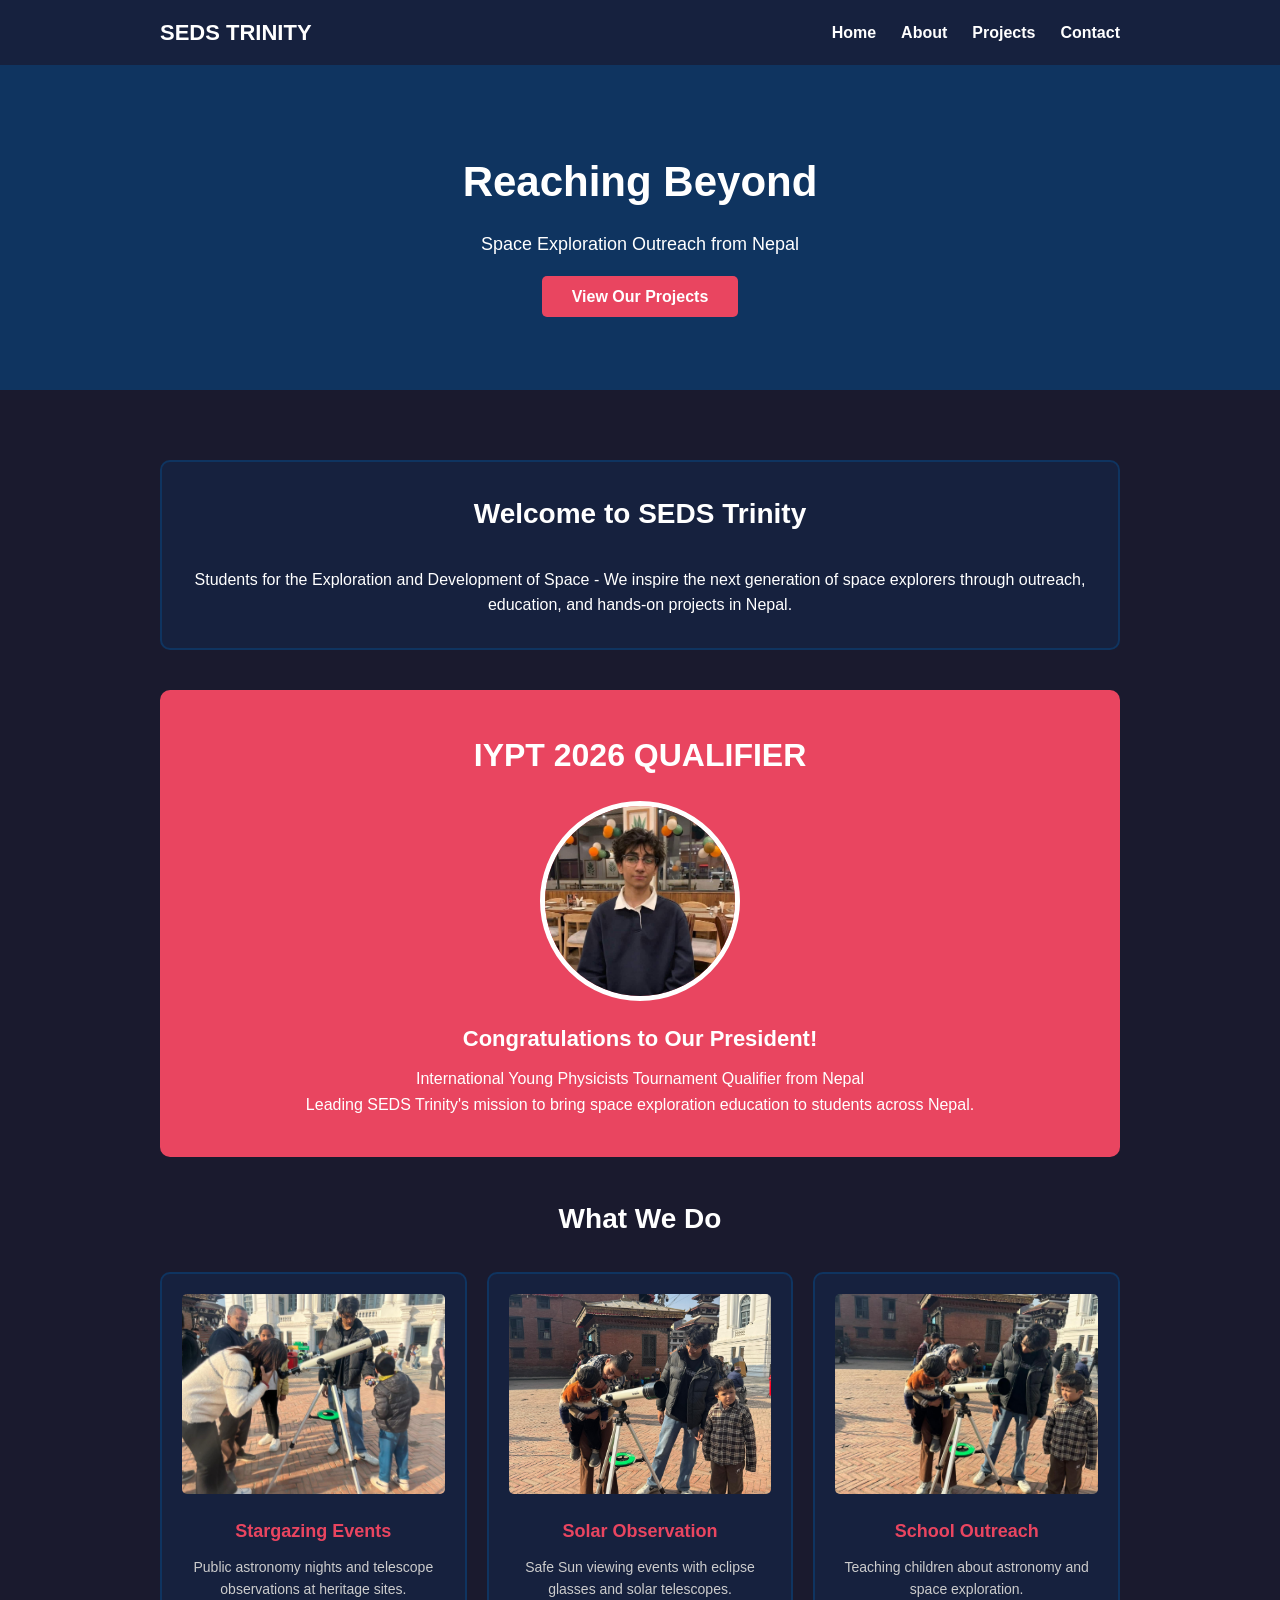
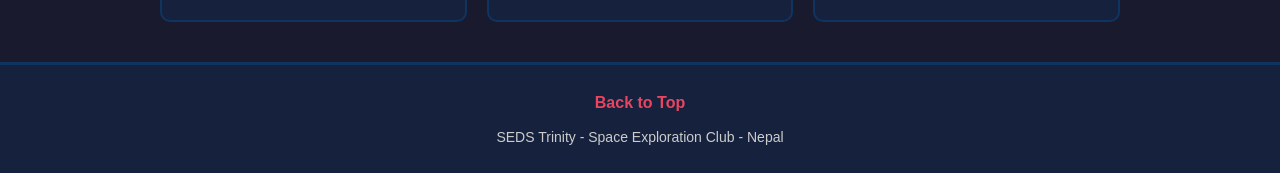
<file: index.html>
<!DOCTYPE html>
<html lang="en">
<head>
    <meta charset="UTF-8">
    <meta name="viewport" content="width=device-width, initial-scale=1.0">
    <title>SEDS Trinity - Space Exploration Outreach</title>
    <link rel="stylesheet" href="style.css">
</head>
<body>
    <header>
        <nav>
            <div class="logo">SEDS TRINITY</div>
            <ul class="nav-links">
                <li><a href="index.html">Home</a></li>
                <li><a href="about.html">About</a></li>
                <li><a href="projects.html">Projects</a></li>
                <li><a href="contact.html">Contact</a></li>
            </ul>
        </nav>
    </header>

    <section class="hero">
        <h1>Reaching Beyond</h1>
        <p>Space Exploration Outreach from Nepal</p>
        <a href="projects.html" class="cta-button">View Our Projects</a>
    </section>

    <div class="content">
        <section class="mission">
            <h2 class="section-title">Welcome to SEDS Trinity</h2>
            <p>Students for the Exploration and Development of Space - We inspire the next generation of space explorers through outreach, education, and hands-on projects in Nepal.</p>
        </section>

        <section class="iypt-section">
            <h2>IYPT 2026 QUALIFIER</h2>
            <img src="IMG_20260417_201648_630.jpg" alt="Club President - IYPT Qualifier from Nepal">
            <h3>Congratulations to Our President!</h3>
            <p>International Young Physicists Tournament Qualifier from Nepal<br>
            Leading SEDS Trinity's mission to bring space exploration education to students across Nepal.</p>
        </section>

        <h2 class="section-title">What We Do</h2>
        <div class="projects-grid">
            <article class="project-card">
                <img src="IMG-20260116-WA0200.jpg" alt="Telescope session">
                <h3>Stargazing Events</h3>
                <p>Public astronomy nights and telescope observations at heritage sites.</p>
            </article>
            <article class="project-card">
                <img src="IMG-20260116-WA0383.jpg" alt="Eclipse viewing">
                <h3>Solar Observation</h3>
                <p>Safe Sun viewing events with eclipse glasses and solar telescopes.</p>
            </article>
            <article class="project-card">
                <img src="IMG-20260117-WA0004.jpg" alt="Kids astronomy">
                <h3>School Outreach</h3>
                <p>Teaching children about astronomy and space exploration.</p>
            </article>
        </div>
    </div>

    <footer>
        <a href="#" class="back-to-top">Back to Top</a>
        <p class="copyright">SEDS Trinity - Space Exploration Club - Nepal</p>
    </footer>
</body>
</html>
</file>
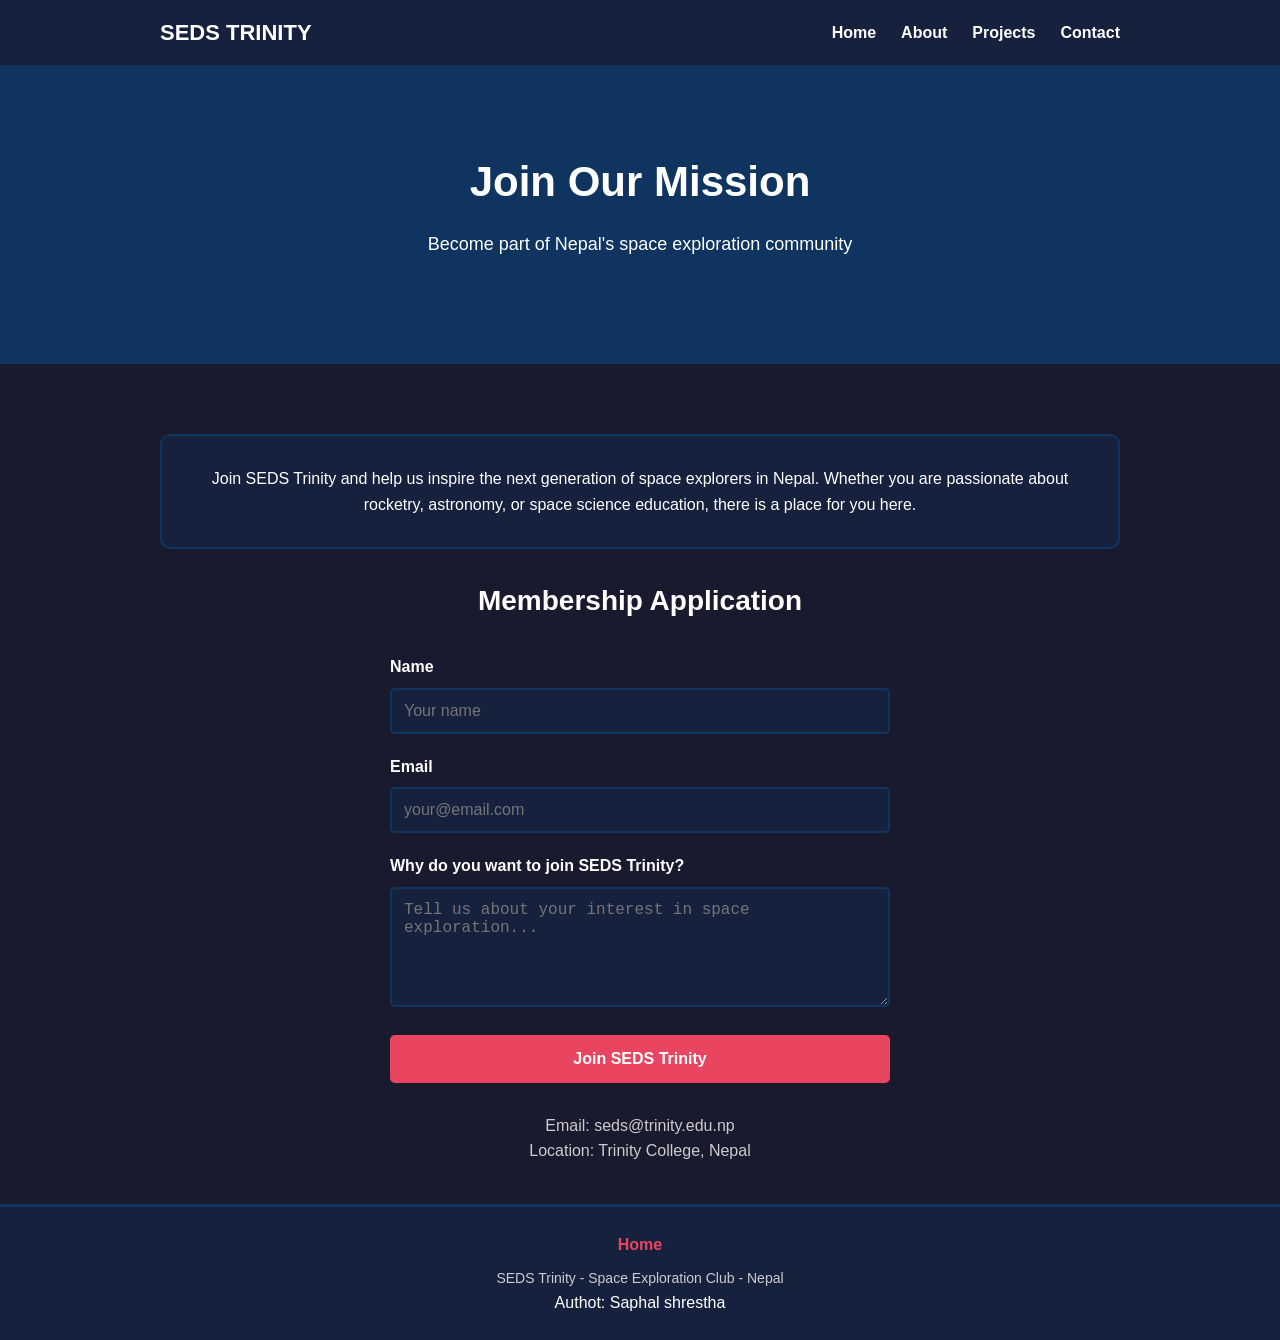
<file: contact.html>
<!DOCTYPE html>
<html lang="en">
<head>
    <meta charset="UTF-8">
    <meta name="viewport" content="width=device-width, initial-scale=1.0">
    <title>Contact - SEDS Trinity</title>
    <link rel="stylesheet" href="style.css">
</head>
<body>
    <header>
        <nav>
            <div class="logo">SEDS TRINITY</div>
            <ul class="nav-links">
                <li><a href="index.html">Home</a></li>
                <li><a href="about.html">About</a></li>
                <li><a href="projects.html">Projects</a></li>
                <li><a href="contact.html">Contact</a></li>
            </ul>
        </nav>
    </header>

    <section class="hero">
        <h1>Join Our Mission</h1>
        <p>Become part of Nepal's space exploration community</p>
    </section>

    <div class="content">
        <section class="mission">
            <p>Join SEDS Trinity and help us inspire the next generation of space explorers in Nepal. Whether you are passionate about rocketry, astronomy, or space science education, there is a place for you here.</p>
        </section>

        <div class="contact-form">
            <h2 class="section-title">Membership Application</h2>
            <form>
                <div class="form-group">
                    <label>Name</label>
                    <input type="text" placeholder="Your name" required>
                </div>
                <div class="form-group">
                    <label>Email</label>
                    <input type="email" placeholder="your@email.com" required>
                </div>
                <div class="form-group">
                    <label>Why do you want to join SEDS Trinity?</label>
                    <textarea placeholder="Tell us about your interest in space exploration..."></textarea>
                </div>
                <button type="submit" class="submit-btn">Join SEDS Trinity</button>
            </form>
            <p style="text-align: center; margin-top: 30px; color: #ccc;">
                Email: seds@trinity.edu.np<br>
                Location: Trinity College, Nepal
            </p>
        </div>
    </div>

    <footer>
        <a href="index.html" class="back-to-top">Home</a>
        <p class="copyright">SEDS Trinity - Space Exploration Club - Nepal</p>
        <p> Authot: Saphal shrestha</p>
    </footer>
</body>
</html>
</file>
<file: style.css>
/* Reset & Base */
*{margin:0;padding:0;box-sizing:border-box;}
body{font-family:Arial,sans-serif;line-height:1.6;color:white;background-color:#1a1a2e;}

/* Header & Nav */
header{background-color:#16213e;padding:15px 0;border-bottom:3px solid #0f3460;}
nav{max-width:1000px;margin:0 auto;padding:0 20px;display:flex;justify-content:space-between;align-items:center;}
.logo{font-size:22px;font-weight:bold;color:white;}
.nav-links{list-style:none;display:flex;gap:25px;}
.nav-links a{color:white;text-decoration:none;font-weight:bold;}
.nav-links a:hover{color:#e94560;text-decoration:underline;}

/* Hero */
.hero{background-color:#0f3460;padding:80px 20px;text-align:center;}
.hero h1{font-size:42px;margin-bottom:15px;}
.hero p{font-size:18px;margin-bottom:25px;}
.cta-button{background-color:#e94560;color:white;padding:12px 30px;text-decoration:none;border-radius:5px;font-weight:bold;}
.cta-button:hover,.submit-btn:hover{background-color:#c73e54;}

/* Content & Sections */
.content{max-width:1000px;margin:0 auto;padding:40px 20px;}
.mission{background-color:#16213e;padding:30px;text-align:center;margin:30px 0;border-radius:10px;border:2px solid #0f3460;}
.section-title{font-size:28px;text-align:center;margin-bottom:30px;color:white;}

/* Cards - Projects & Team */
.projects-grid,.team-grid{display:grid;grid-template-columns:repeat(3,1fr);gap:20px;}
.project-card,.team-member{background-color:#16213e;border:2px solid #0f3460;padding:20px;border-radius:10px;text-align:center;}
.project-card:hover,.team-member:hover{border-color:#e94560;}
.project-card img{width:100%;height:200px;object-fit:cover;border-radius:5px;margin-bottom:15px;}
.project-card h3{font-size:18px;margin-bottom:10px;color:#e94560;}
.project-card p,.team-member p,.copyright{font-size:14px;color:#ccc;}
.team-member{padding:25px;}
.team-member img{width:120px;height:120px;border-radius:50%;object-fit:cover;margin-bottom:15px;border:3px solid #e94560;}
.team-member h3{font-size:18px;margin-bottom:5px;}

/* Contact Form */
.contact-form{max-width:500px;margin:0 auto;}
.form-group{margin-bottom:20px;}
.form-group label{display:block;margin-bottom:8px;font-weight:bold;}
.form-group input,.form-group textarea{width:100%;padding:12px;background-color:#16213e;border:2px solid #0f3460;border-radius:5px;color:white;font-size:16px;}
.form-group input:focus,.form-group textarea:focus{outline:none;border-color:#e94560;}
.form-group textarea{height:120px;}
.submit-btn{width:100%;background-color:#e94560;color:white;padding:15px;border:none;border-radius:5px;font-size:16px;font-weight:bold;cursor:pointer;}

/* IYPT Section */
.iypt-section{background-color:#e94560;padding:40px;margin:40px 0;text-align:center;border-radius:10px;}
.iypt-section h2{font-size:32px;margin-bottom:20px;}
.iypt-section img{width:200px;height:200px;border-radius:50%;border:5px solid white;margin:20px auto;display:block;object-fit:cover;}
.iypt-section h3{font-size:22px;margin-bottom:10px;}

/* Footer */
footer{background-color:#16213e;border-top:3px solid #0f3460;padding:25px;text-align:center;}
.back-to-top{color:#e94560;text-decoration:none;font-weight:bold;display:block;margin-bottom:10px;}
.back-to-top:hover{text-decoration:underline;}

/* Responsive */
@media(max-width:768px){
  .nav-links{gap:15px;}
  .projects-grid,.team-grid{grid-template-columns:1fr;}
  .hero h1{font-size:28px;}
  .iypt-section{padding:25px;}
  .iypt-section img{width:150px;height:150px;}
}
</file>
